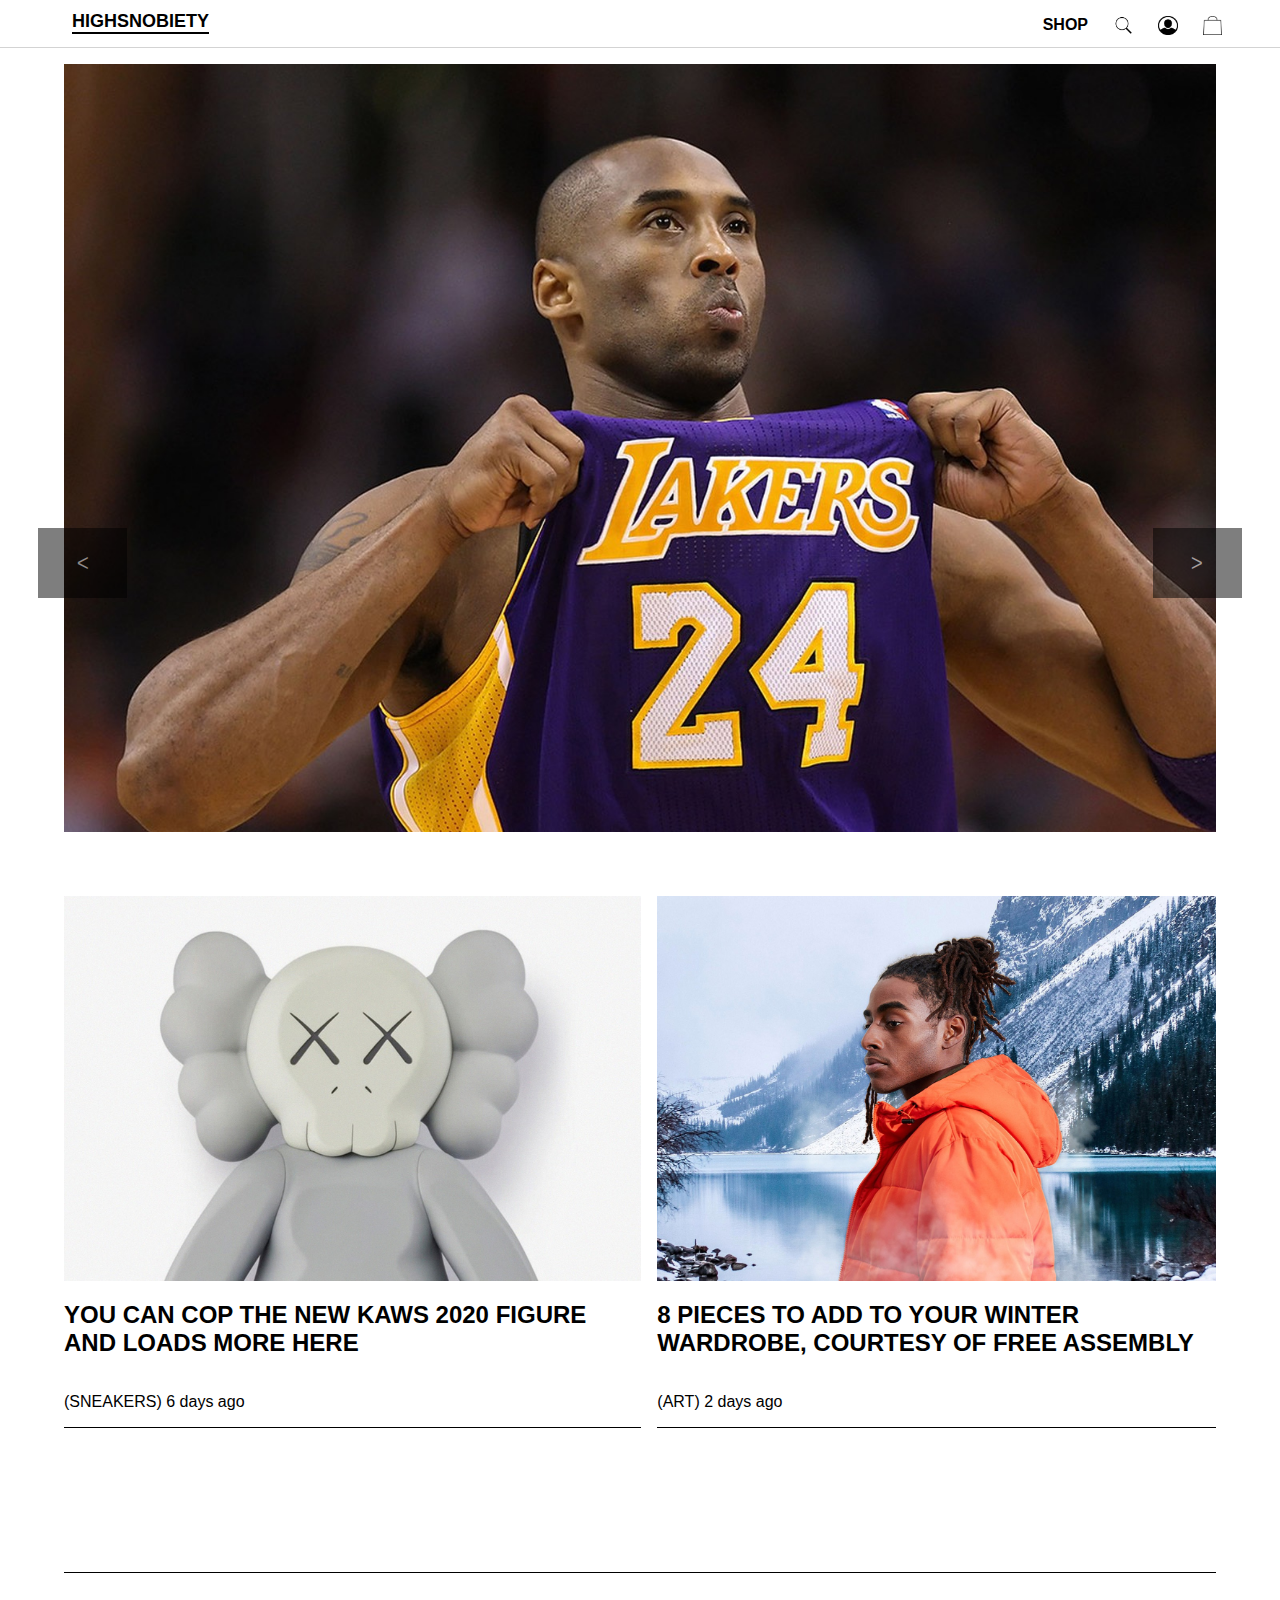
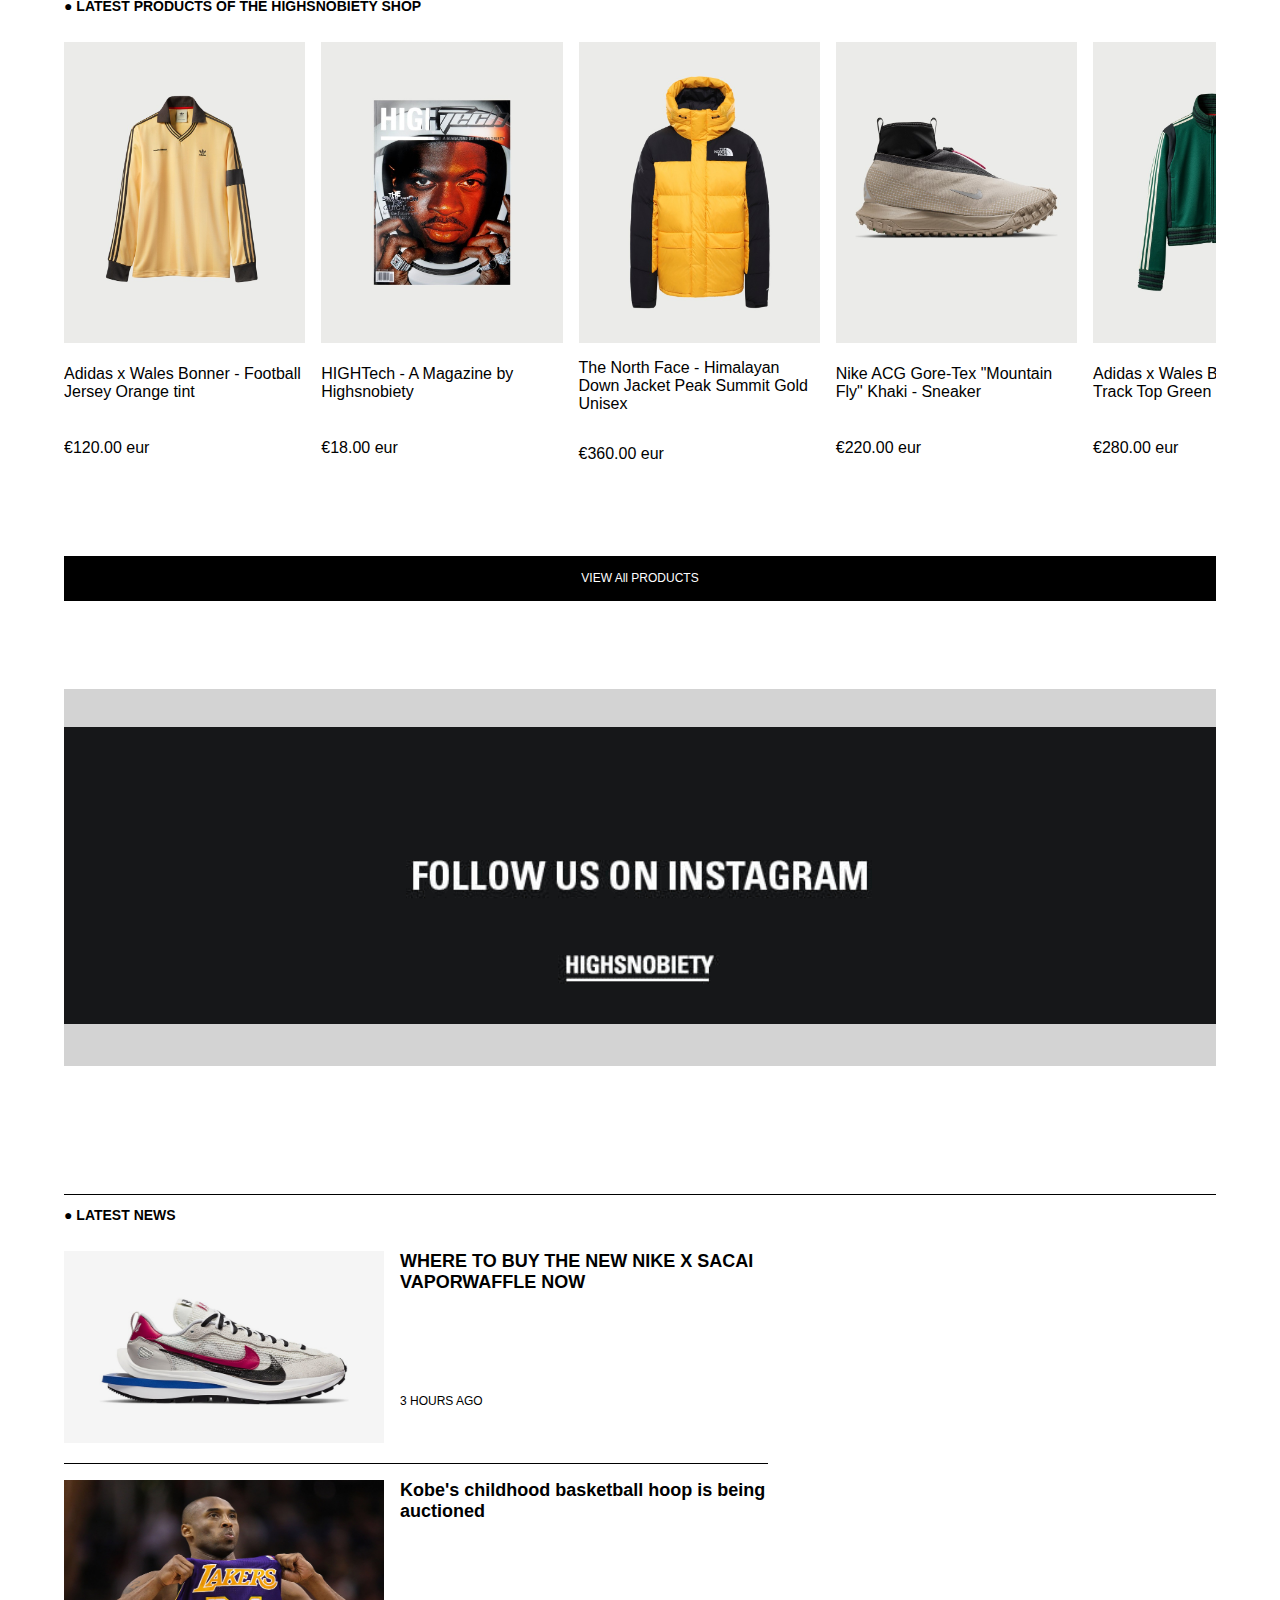
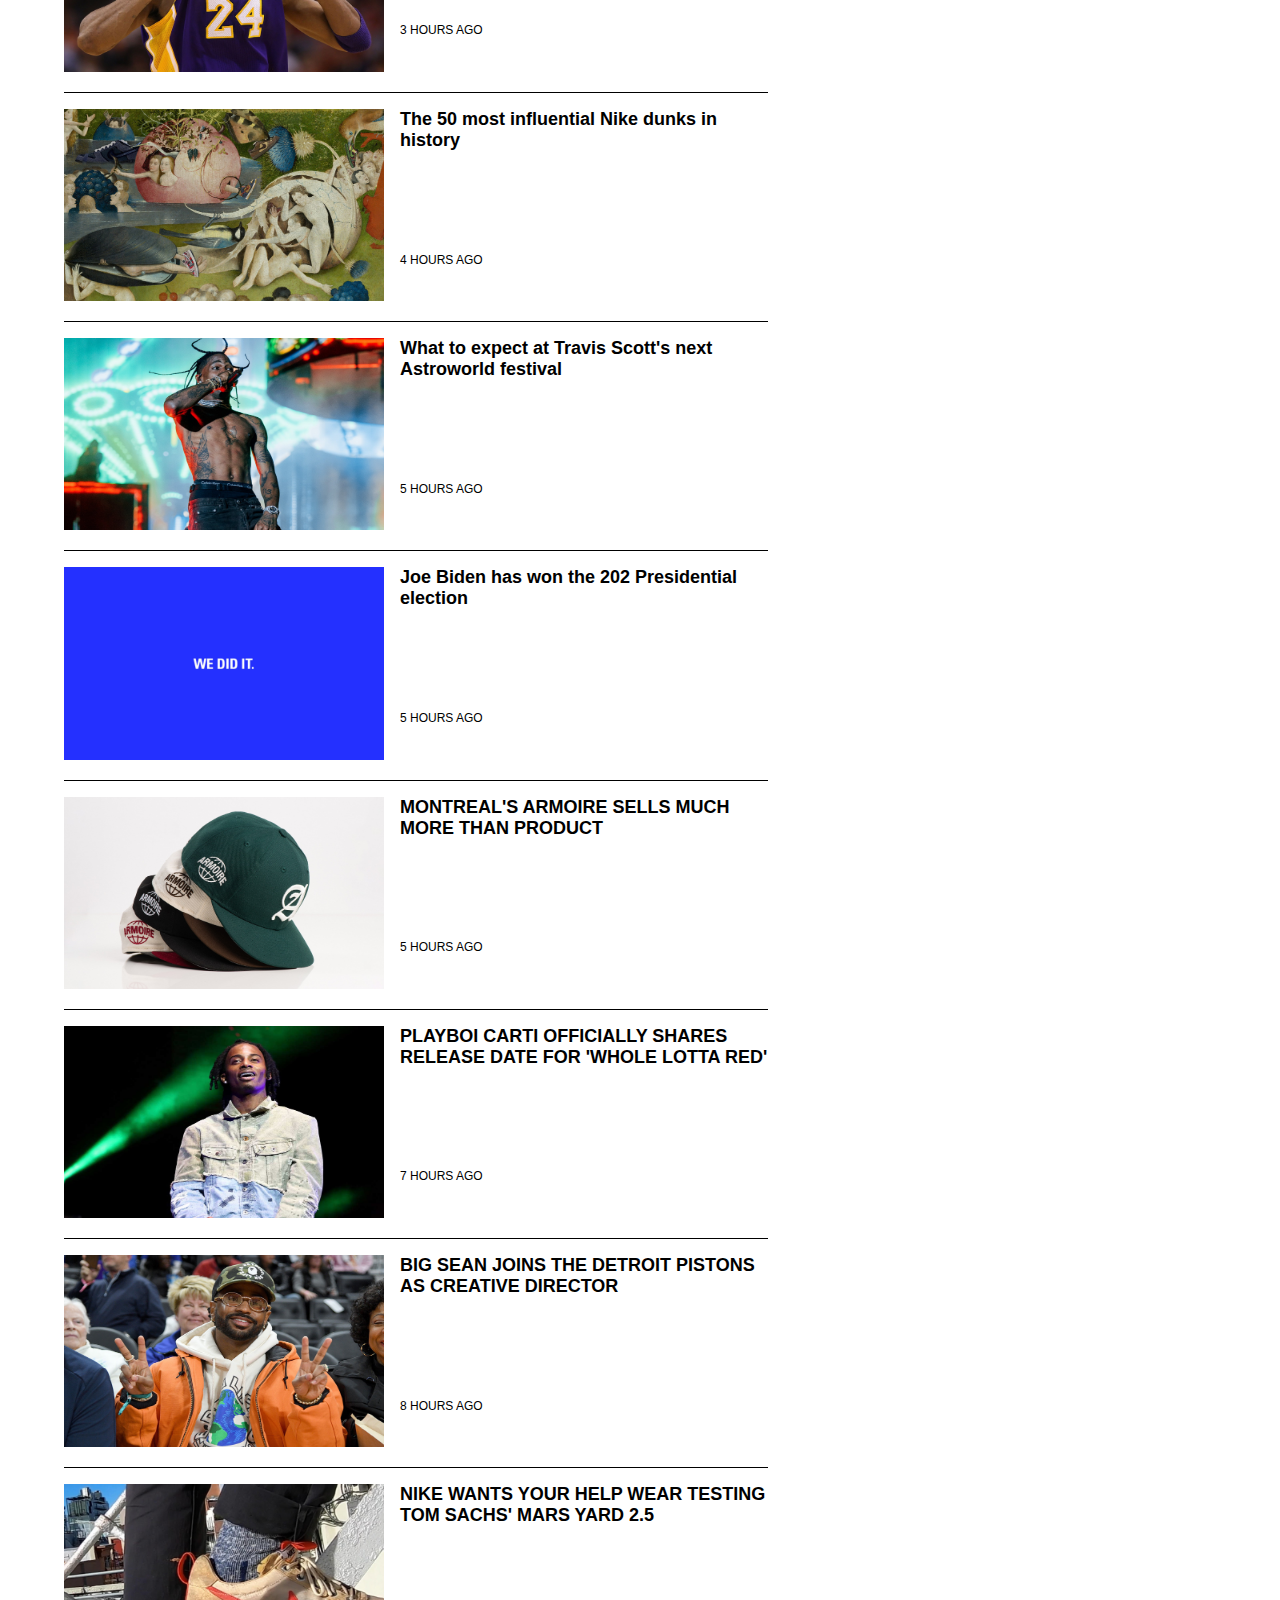
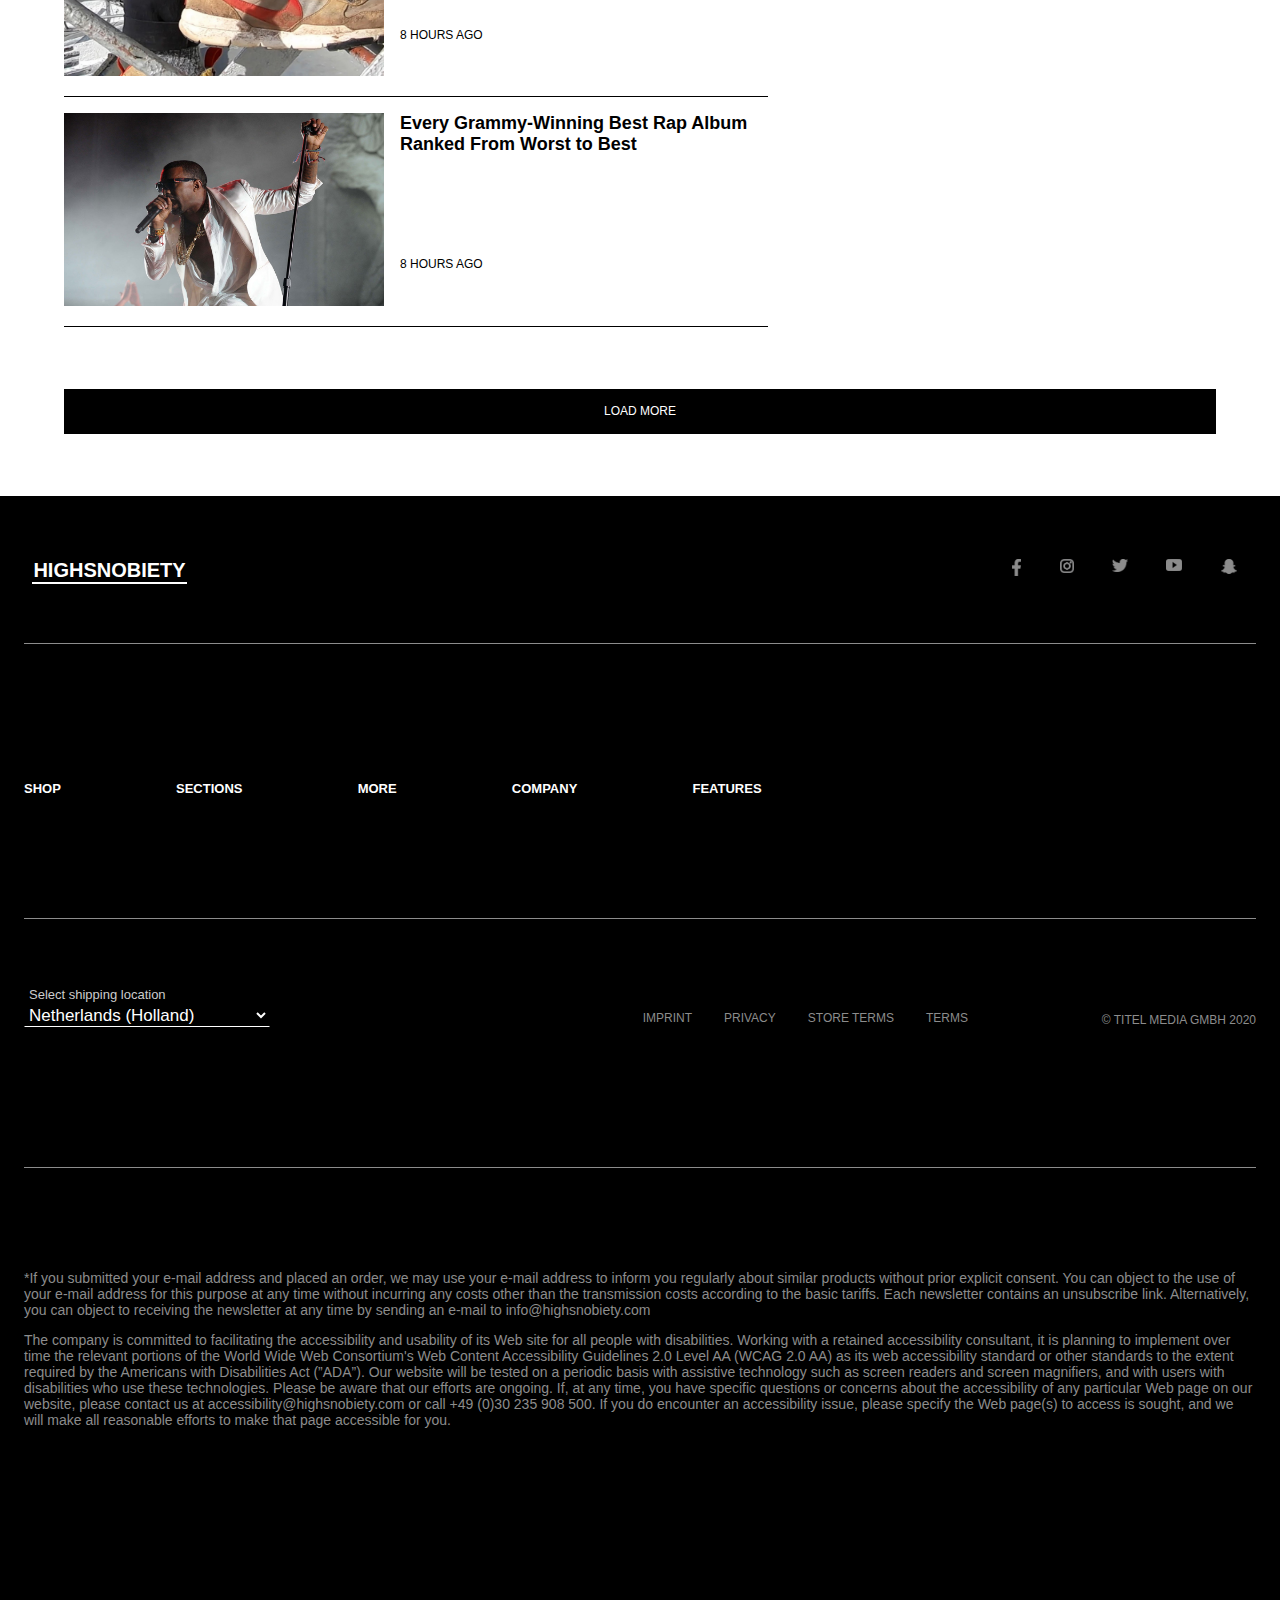
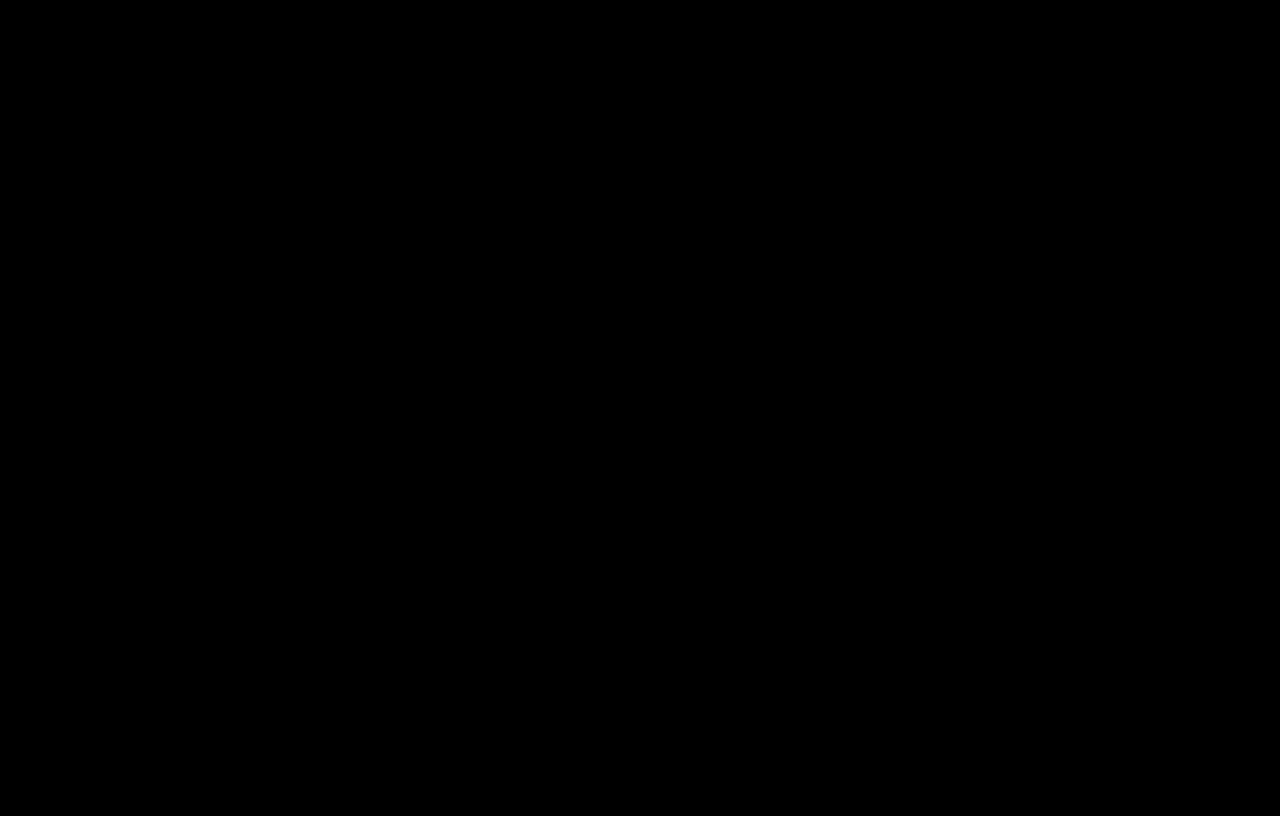
<file: index.html>
<!doctype html>
<html lang="nl">

<head>
	<meta charset="UTF-8">
	<meta name="author" content="jouw naam">
	<meta name="viewport" content="width=device-width, initial-scale=1">

	<title>Home pagina</title>

	<link href="styles/style.css" rel="stylesheet">
</head>

<body>
	<header>
		<nav>
			<ul>
				<li id="hamburger">&#9776;</li>
				<li> <a id="highsnobiety" href="">HIGHSNOBIETY</a></li>
				<li id="shop"><a href="#">SHOP</a></li>
        <li id="zoek" > <a href="#"> <img src="images/zoek.webp" alt=""> </a> </li>
        <li id="acount" > <a href=""> <img src="images/acount.png" alt=""> </a> </li>
        <li id="winkelwagen" > <a href="#"> <img src="images/shop.png" alt=""> </a> </li>
			</ul>
			<form action="index.html" method="post">
			<a href="#">&#10005;</a>
			<p id="highsnobiety">HIGHSNOBIETY</p>
			<ul>
				<li><a href="#"></a>SHOP</li>
				<li><a href="#"></a>LATEST</li>
				<li><a href="#"></a>BLACK LIVES MATTER</li>
				<li><a href="#"></a>STYLE</li>
				<li><a href="#"></a>SNEAKERS</li>
				<li><a href="#"></a>FALL FITS</li>
			</ul>
			<p>NEWSLETTER SIGN UP</p>
			<ul >
				<li><img src="images/facebook.png" alt="facebook logo" width="9px" height=""="15px"></li>
				<li><img src="images/yt.png" alt="instagram logo" width="14px" height="14px"></li>
				<li><img src="images/twitter.png" alt="twitter logo" width="16px" height="13px"></li>
				<li><img src="images/insta.png" alt="youtube logo" width="16px" height="12px"></li>
				<li><img src="images/snappng.png" alt="snapchat logo" width="16px" height="15px"></li>
			</ul>
			</form>
		</nav>
	</header>
	<main>

		<div class="">
			<div class="">
				<p id="left" >&#5176;</p>
				<p id="right">&#5171;</p>
				<div class="">
					<img src="images/kobeBryant.jpg" alt="Kobe Bryant tijdens een basketball wedstrijd">
					<h2>8 PIECES TO ADD TO YOUR WINTER WARDROBE, COURTESY OF FREE ASSEMBLY</h2>
					<p>(ART) 2 days ago</p>
				</div>
				<div class="">
					<img src="images/playstation.jpg" alt="een nike schoen in samenwerking met Sony Playstation">
					<h2>8 PIECES TO ADD TO YOUR WINTER WARDROBE, COURTESY OF FREE ASSEMBLY</h2>
					<p>(ART) 2 days ago</p>
				</div>
				<div class="">
					<img src="images/travisScott.jpg" alt="Travis Scott (artiest) met ontbloot bovenloichaam tijdens een optreden">
					<h2>8 PIECES TO ADD TO YOUR WINTER WARDROBE, COURTESY OF FREE ASSEMBLY</h2>
					<p>(ART) 2 days ago</p>
				</div>
				<div class="">
					<img src="images/banksy.jpg" alt="Een muur die is beschilderd met graffiti">
					<h2>8 PIECES TO ADD TO YOUR WINTER WARDROBE, COURTESY OF FREE ASSEMBLY</h2>
					<p>(ART) 2 days ago</p>
				</div>
			</div>
		</div>

		<div class="">
			<article class="home">
				<img src="images/kaws.jpg" alt="Een poppetje van kaws in de kleur grijs">
				<h2>YOU CAN COP THE NEW KAWS 2020 FIGURE AND LOADS MORE HERE</h2>
				<p>(SNEAKERS) 6 days ago</p>
			</article>
			<article class="home">
				<img src="images/Orange.jpg" alt="Een man met een oranje jas in een sneeuwgebied">
				<h2>8 PIECES TO ADD TO YOUR WINTER WARDROBE, COURTESY OF FREE ASSEMBLY</h2>
				<p>(ART) 2 days ago</p>
			</article>
		</div>

		<h2> &#9679; LATEST PRODUCTS OF THE HIGHSNOBIETY SHOP</h2>

		<section class="">
			<article class="">
				<img src="images/Polo.jpg" alt="Een gele Adidas Jersey">
				<p>Adidas x Wales Bonner - Football Jersey Orange tint</p>
				<p>&euro;120.00 eur</p>
			</article>
			<article class="">
				<img src="images/Nasx.jpg" alt="Een magazine met een rapper op de voorkant">
				<p>HIGHTech - A Magazine by Highsnobiety</p>
				<p>&euro;18.00 eur</p>
			</article>
			<article class="">
				<img src="images/ntf.jpg" alt="Een gele The North Face winterjas">
				<p>The North Face - Himalayan Down Jacket Peak Summit Gold Unisex</p>
				<p>&euro;360.00 eur</p>
			</article>
			<article class="">
				<img src="images/acg.jpg" alt="Beige Nike schoenen met een zwarte bovenkant">
				<p>Nike ACG Gore-Tex "Mountain Fly" Khaki - Sneaker</p>
				<p>&euro;220.00 eur</p>
			</article>
			<article class="">
				<img src="images/vest.jpg" alt="Een groen Adidas jasje">
				<p>Adidas x Wales Bonner - lovers Track Top Green</p>
				<p>&euro;280.00 eur</p>
			</article>
		</section>
		<button type="button" name="button">VIEW All PRODUCTS</button>

		<div class="">
			<img src="images/pr.gif" alt="Een reclame gifje die oproept om Highsnobiety te volgen op Instagram">
		</div>

		<section>
			<h2>&#9679; LATEST NEWS</h2>
			<article class="">
				<div class="">
					<a href="detail.pagina.html"><img src="images/vaporwaffle.jpg" alt="Een foto van een oranje lage nike schoen"></a>
				</div>
				<div class="">
					 <a href="detail.pagina.html"><h4>WHERE TO BUY THE NEW NIKE X SACAI VAPORWAFFLE NOW</h4></a>
					<p>3 HOURS AGO</p>
				</div>
			</article>
			<article class="">
				<div class="">
					<img src="images/kobeBryant.jpg" alt="Kobe Bryant tijdens een basketball wedstrijd">
				</div>
				<div class="">
					<h4>Kobe's childhood basketball hoop is being auctioned</h4>
					<p>3 HOURS AGO</p>
				</div>
			</article>
			<article class="">
				<div class="">
					<img src="images/dunkHistory.jpg" alt="Een schilderij met naakte mensen die Nike schoenen dragen">
				</div>
				<div class="">
					<h4>The 50 most influential Nike dunks in history</h4>
					<p>4 HOURS AGO</p>
				</div>
			</article>
			<article class="">
				<div class="">
					<img src="images/travisScott.jpg" alt="Travis Scott (artiest) met ontbloot bovenloichaam tijdens een optreden">
				</div>
				<div class="">
					<h4>What to expect at Travis Scott's next Astroworld festival</h4>
					<p>5 HOURS AGO</p>
				</div>
			</article>
			<article class="">
				<div class="">
					<img src="images/joeBiden.jpg" alt="'we dit it' geschreven op een blauwe achtergrond">
				</div>
				<div class="">
					<h4> Joe Biden has won the 202 Presidential election</h4>
					<p>5 HOURS AGO</p>
				</div>
			</article>
			<article class="">
				<div class="">
					<img src="images/armoire.jpg" alt="4 petten die zijn opgestapeld">
				</div>
				<div class="">
					<h4>MONTREAL'S ARMOIRE SELLS MUCH MORE THAN PRODUCT</h4>
					<p>5 HOURS AGO</p>
				</div>
			</article>
			<article class="">
				<div class="">
					<img src="images/playboi.jpg" alt="Playboi Carti (artiest) op een podium tijdens een optreden.">
				</div>
				<div class="">
					<h4>PLAYBOI CARTI OFFICIALLY SHARES RELEASE DATE FOR 'WHOLE LOTTA RED'</h4>
					<p>7 HOURS AGO</p>
				</div>
			</article>
			<article class="">
				<div class="">
					<img src="images/sean.jpg" alt="Big Sean (artiest) in het publiek die met beide handen een peace teken vormt">
				</div>
				<div class="">
					<h4>BIG SEAN JOINS THE DETROIT PISTONS AS CREATIVE DIRECTOR</h4>
					<p>8 HOURS AGO</p>
				</div>
			</article>
			<article class="">
				<div class="">
					<img src="images/sachs.jpg" alt="Close up foto van schoenen die zijn beschadigd">
				</div>
				<div class="">
					<h4>NIKE WANTS YOUR HELP WEAR TESTING TOM SACHS' MARS YARD 2.5</h4>
					<p>8 HOURS AGO</p>
				</div>
			</article>
			<article class="">
				<div class="">
					<img src="images/kanye.jpg" alt="Kanye west (artiest) aan het zingen tijdens een optreden">
				</div>
				<div class="">
					<h4>Every Grammy-Winning Best Rap Album Ranked From Worst to Best</h4>
					<p>8 HOURS AGO</p>
				</div>
			</article>
		</section>
		<button type="button" name="button">LOAD MORE</button>
	</main>
	<footer>
		<ul >
			<li><a id="highsnobiety2" href="index.html">HIGHSNOBIETY</a></li>
			<li><img src="images/facebook.png" alt="Facebook logo" width="9px" height=""="15px"></li>
			<li><img src="images/yt.png" alt="Instagram logo" width="14px" height="14px"></li>
			<li><img src="images/twitter.png" alt="Twitter logo" width="16px" height="13px"></li>
			<li><img src="images/insta.png" alt="Youtube logo" width="16px" height="12px"></li>
			<li><img src="images/snappng.png" alt="Snapchat logo" width="16px" height="15px"></li>
		</ul>
    <nav>
      <ul>

        <li><a href="#">SHOP</a><p id="plus">&#43;</p></li>

        <li><a href="#">SECTIONS</a><p id="plus">&#43;</p></li>

        <li><a href="#">MORE</a><p id="plus">&#43;</p></li>

        <li><a href="#">COMPANY</a><p id="plus">&#43;</p></li>

        <li><a href="#">FEATURES</a><p id="plus">&#43;</p></li>

      </ul>
    </nav>

		<h6>Select shipping location</h6>
		<select class="select" name="">
      <option disabled selected>Netherlands (Holland)</option>
      <option value="">France</option>
      <option value="">Belgium</option>
      <option value="">Spain</option>
      <option value="">Portugal</option>
      <option value="">Italy</option>
      <option value="">Germany</option>
    </select>
    <ul>
      <li><a href="#">IMPRINT</a></li>
      <li><a href="#">PRIVACY</a></li>
      <li><a href="#">STORE TERMS</a></li>
      <li><a href="#">TERMS</a></li>
    </ul>
    <p id="copyright">© TITEL MEDIA GMBH 2020</p>
    <p>*If you submitted your e-mail address and placed an order, we may use your e-mail address to inform you regularly
      about similar products without prior explicit consent. You can object to the use of your e-mail address for this purpose
      at any time without incurring any costs other than the transmission costs according to the basic tariffs.
      Each newsletter contains an unsubscribe link. Alternatively, you can object to receiving the newsletter at
      any time by sending an e-mail to info@highsnobiety.com</p>
    <p>The company is committed to facilitating the accessibility and usability of its Web site for all people with
      disabilities. Working with a retained accessibility consultant, it is planning to implement over time the relevant
      portions of the World Wide Web Consortium's Web Content Accessibility Guidelines 2.0 Level AA (WCAG 2.0 AA)
      as its web accessibility standard or other standards to the extent required by the Americans with Disabilities Act (”ADA”).
      Our website will be tested on a periodic basis with assistive technology such as screen readers and screen magnifiers,
      and with users with disabilities who use these technologies. Please be aware that our efforts are ongoing.
      If, at any time, you have specific questions or concerns about the accessibility of any particular Web page on our website,
      please contact us at accessibility@highsnobiety.com or call +49 (0)30 235 908 500. If you do encounter an accessibility issue,
      please specify the Web page(s) to access is sought, and we will make all reasonable efforts to make that page accessible for you.</p>
  </footer>
	<script src="scripts/script.js"></script>
</body>

</html>
</file>
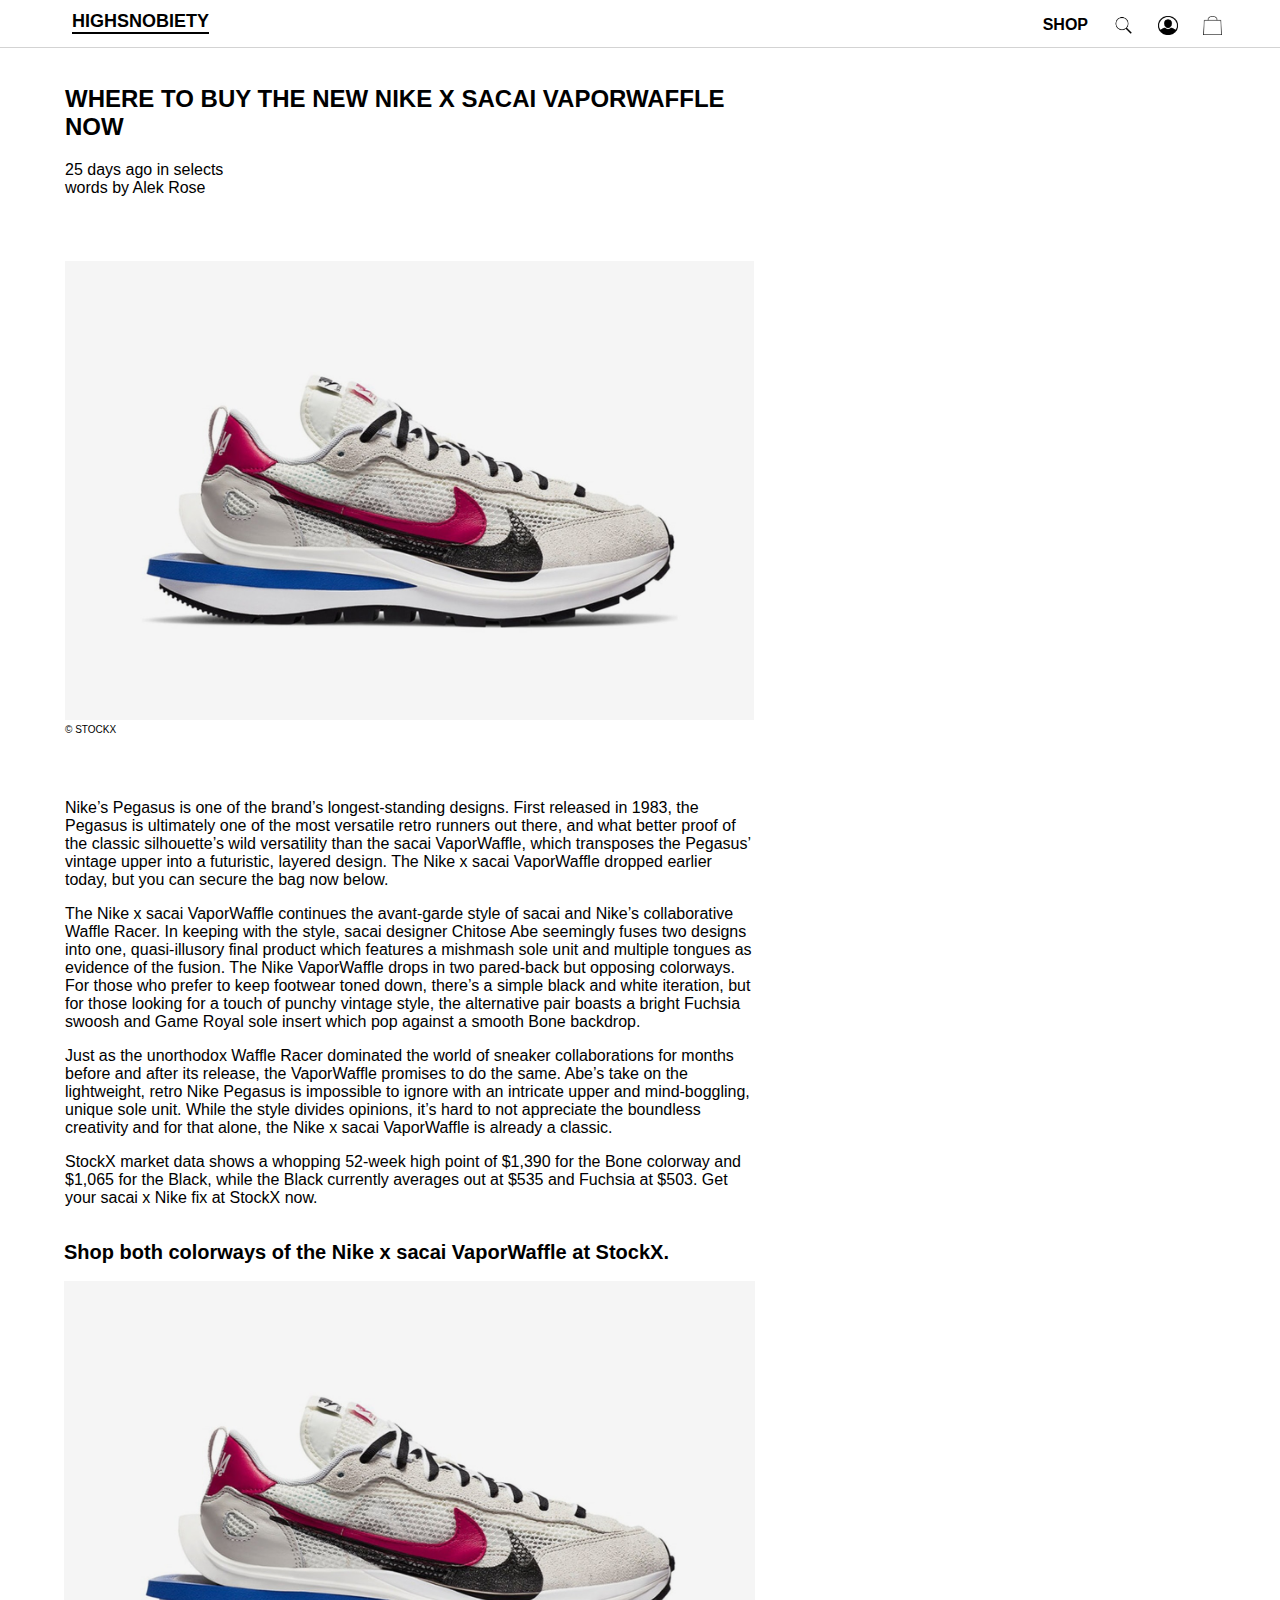
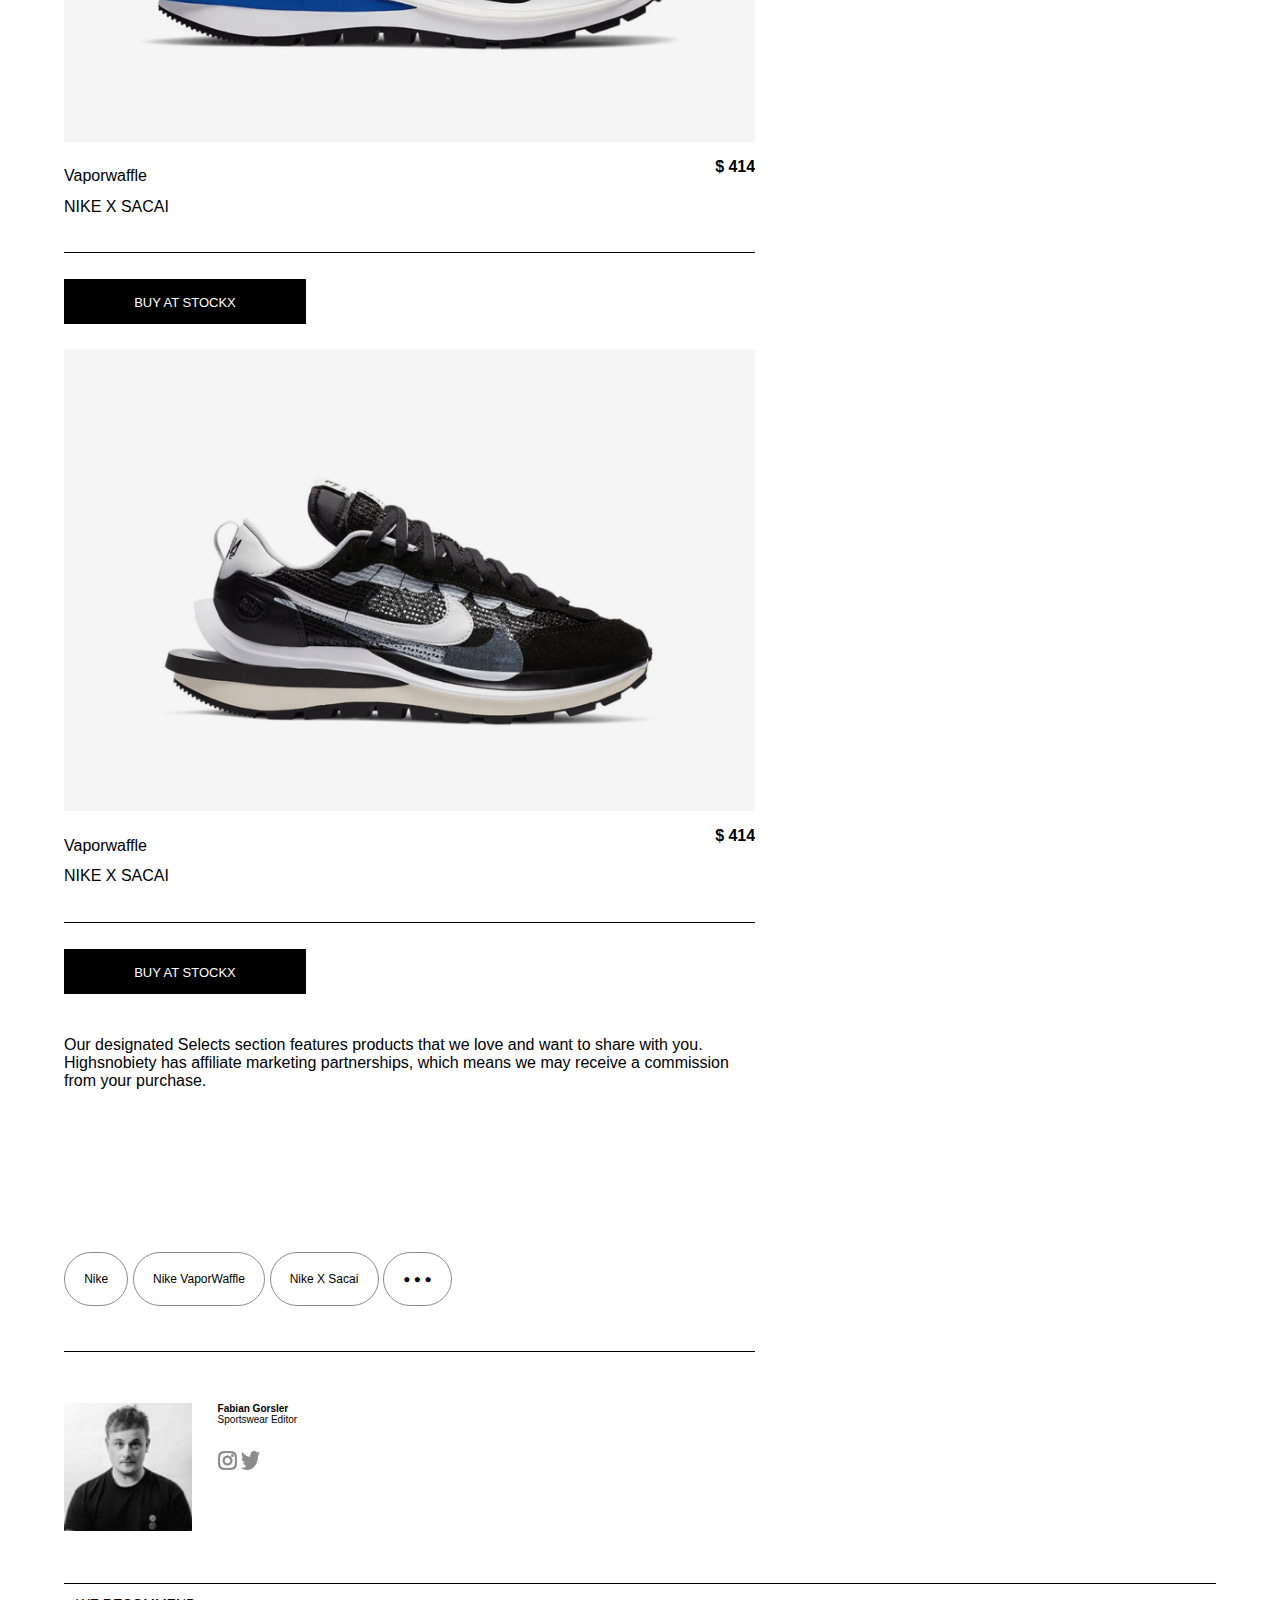
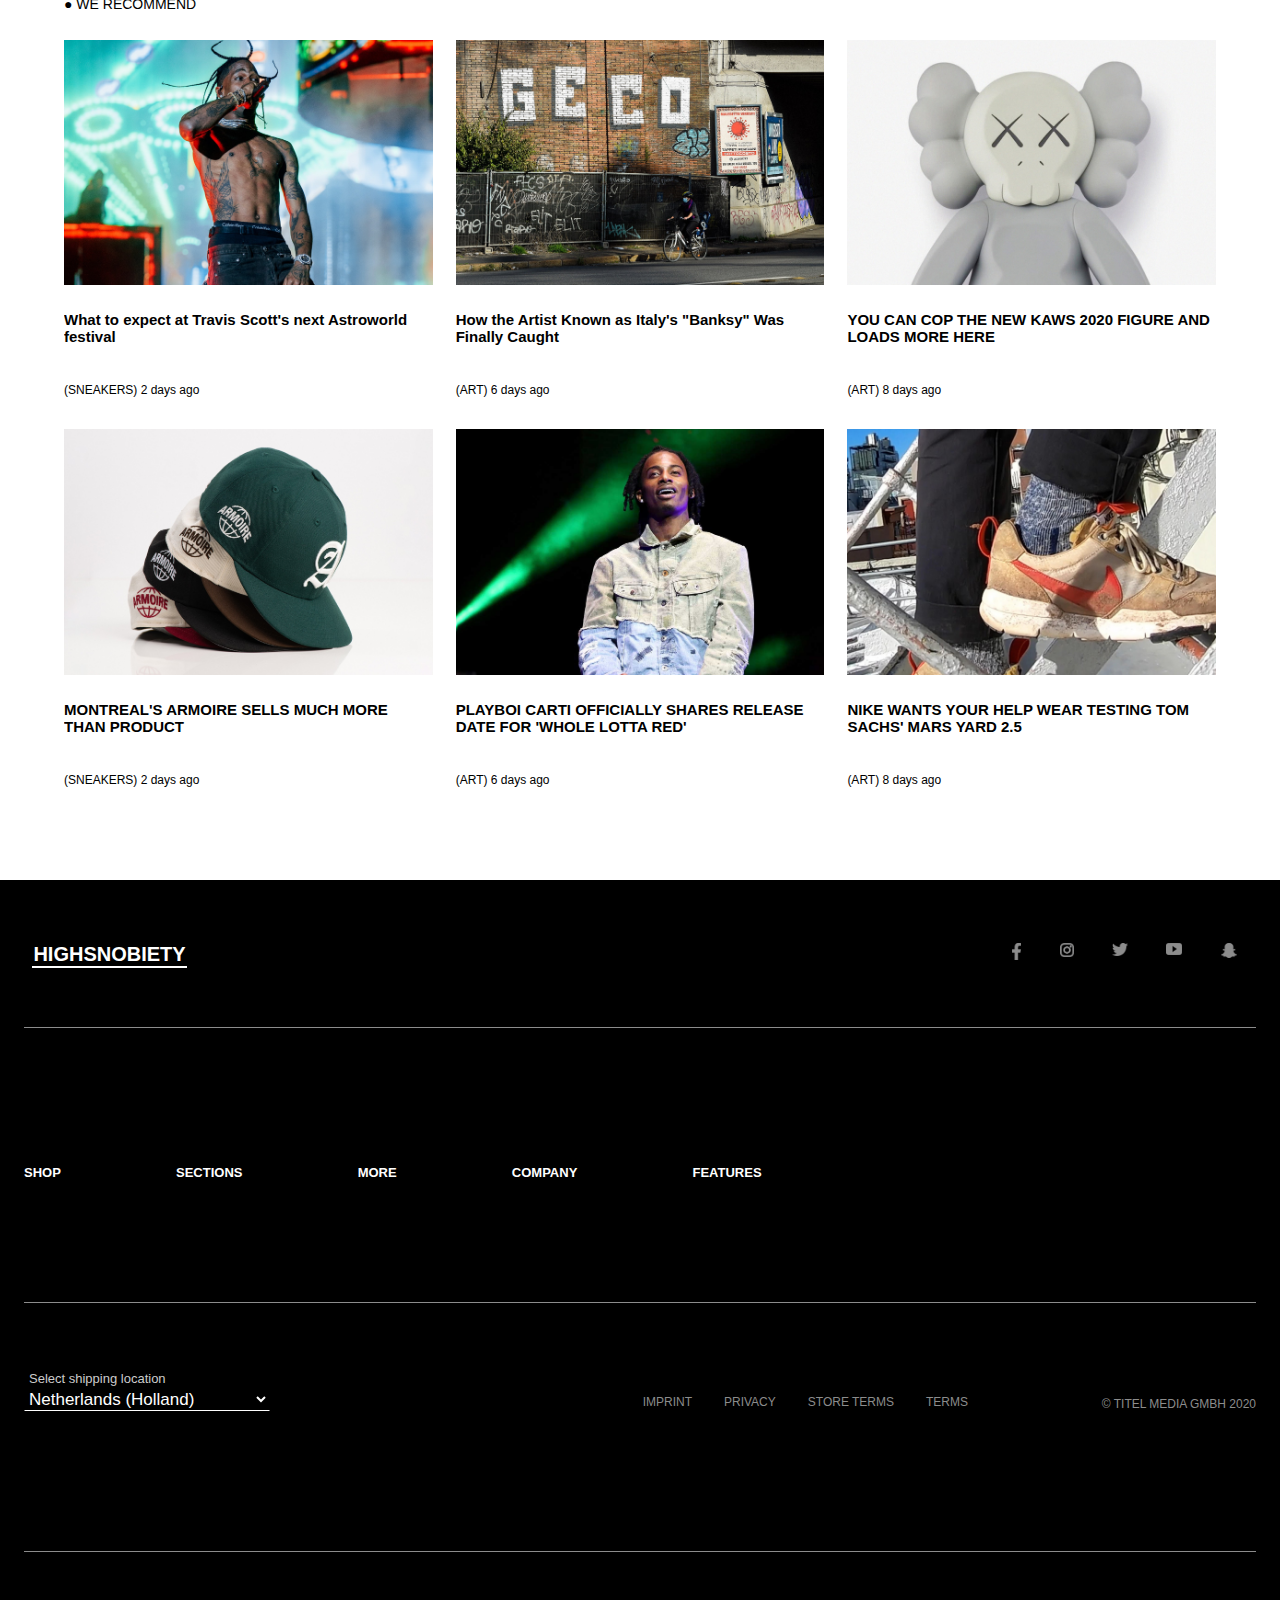
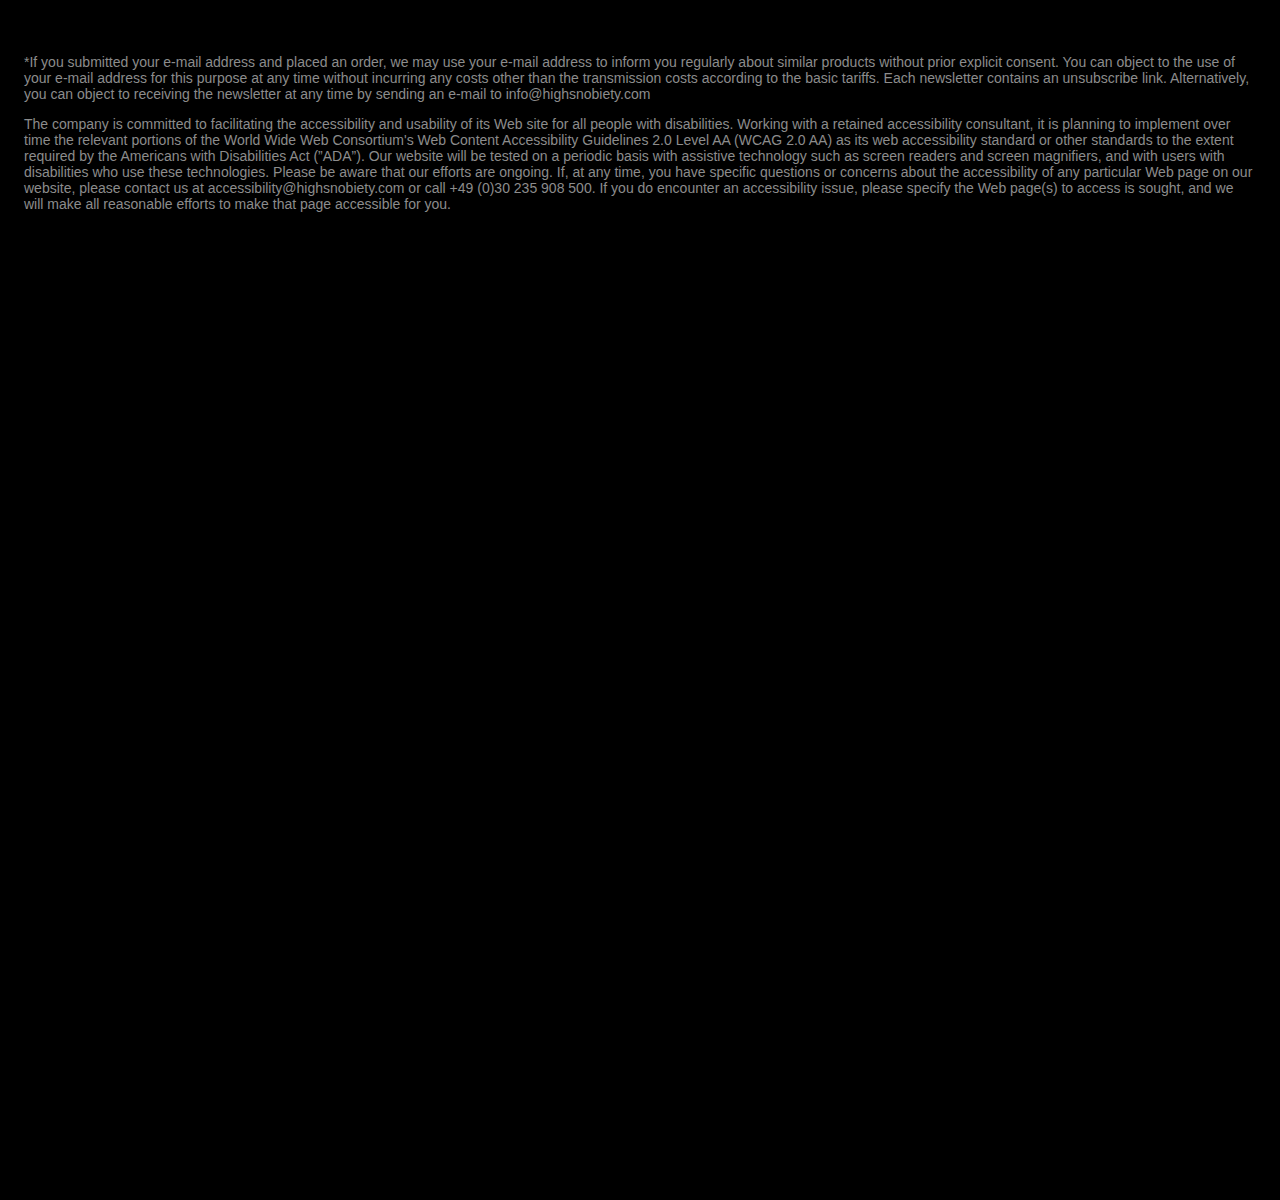
<file: detail.pagina.html>
<!DOCTYPE html>
<html lang="en">
<head>
  <meta charset="UTF-8">
  <meta name="viewport" content="width=device-width, initial-scale=1.0">
  <meta http-equiv="X-UA-Compatible" content="ie=edge">

  <title>Detail pagina</title>

  <link href="styles/style.css" rel="stylesheet">
</head>
<body>
  <header>
		<nav>
			<ul>
				<li id="hamburger">&#9776;</li>
				<li> <a id="highsnobiety" href="index.html">HIGHSNOBIETY</a></li>
				<li id="shop"><a href="#">SHOP</a></li>
        <li id="zoek" > <a href="#"> <img src="images/zoek.webp" alt=""> </a> </li>
        <li id="acount" > <a href=""> <img src="images/acount.png" alt=""> </a> </li>
        <li id="winkelwagen" > <a href="#"> <img src="images/shop.png" alt=""> </a> </li>
			</ul>
			<form action="index.html" method="post">
			<a href="#">&#10005;</a>
			<p id="highsnobiety">HIGHSNOBIETY</p>
			<ul>
				<li><a href="#"></a>SHOP</li>
				<li><a href="#"></a>LATEST</li>
				<li><a href="#"></a>BLACK LIVES MATTER</li>
				<li><a href="#"></a>STYLE</li>
				<li><a href="#"></a>SNEAKERS</li>
				<li><a href="#"></a>FALL FITS</li>
			</ul>
			<p>NEWSLETTER SIGN UP</p>
			<ul >
				<li><img src="images/facebook.png" alt="facebook logo" width="9px" height=""="15px"></li>
				<li><img src="images/yt.png" alt="instagram logo" width="14px" height="14px"></li>
				<li><img src="images/twitter.png" alt="twitter logo" width="16px" height="13px"></li>
				<li><img src="images/insta.png" alt="youtube logo" width="16px" height="12px"></li>
				<li><img src="images/snappng.png" alt="snapchat logo" width="16px" height="15px"></li>
			</ul>
			</form>
		</nav>
	</header>

  <main>


        <article id="sacai">
          <h2>WHERE TO BUY THE NEW NIKE X SACAI VAPORWAFFLE NOW</h2>
          <p>25 days ago in selects</p>
          <p>words by Alek Rose</p>
          <img id="vaporwaffle" src="images/vaporwaffle.jpg" alt="Foto van de vaperwaffle, deze schoen heeft de kleuren wit, rood, blauw, zwart.">
          <p>© STOCKX</p>
          <p>Nike’s Pegasus is one of the brand’s longest-standing designs. First released in 1983,
            the Pegasus is ultimately one of the most versatile retro runners out there, and what better
            proof of the classic silhouette’s wild versatility than the sacai VaporWaffle,
            which transposes the Pegasus’ vintage upper into a futuristic, layered design.
            The Nike x sacai VaporWaffle dropped earlier today, but you can secure the bag now below.</p>
          <p>The Nike x sacai VaporWaffle continues the avant-garde style of sacai and Nike’s collaborative Waffle Racer.
            In keeping with the style, sacai designer Chitose Abe seemingly fuses two designs into one,
            quasi-illusory final product which features a mishmash sole unit and multiple tongues as evidence of the fusion.
            The Nike VaporWaffle drops in two pared-back but opposing colorways. For those who prefer to keep footwear toned down,
            there’s a simple black and white iteration, but for those looking for a touch of punchy vintage style,
            the alternative pair boasts a bright Fuchsia swoosh and Game Royal sole insert which pop against a smooth Bone backdrop.</p>
          <p>Just as the unorthodox Waffle Racer dominated the world of sneaker collaborations for months before and after its release,
            the VaporWaffle promises to do the same. Abe’s take on the lightweight, retro Nike Pegasus is impossible
            to ignore with an intricate upper and mind-boggling, unique sole unit. While the style divides opinions,
            it’s hard to not appreciate the boundless creativity and for that alone, the Nike x sacai VaporWaffle is already a classic.</p>
          <p>StockX market data shows a whopping 52-week high point of $1,390 for the Bone colorway and $1,065 for the Black, while the Black
            currently averages out at $535 and Fuchsia at $503. Get your sacai x Nike fix at StockX now.</p>
        </article>
        <section id="sacaiPictures" >
          <h2>Shop both colorways of the Nike x sacai VaporWaffle at StockX.</h2>
          <img src="images/vaporwaffle.jpg" alt="Foto van de vaperwaffle, deze schoen heeft de kleuren wit, rood, blauw, zwart.">
            <div id="sacaiInfo">
              <p>Vaporwaffle</p>
              <p>NIKE X SACAI</p>
            </div>
            <div id="sacaiInfo2">
              <p>&#36; 414</p>
            </div>
          <button type="button" name="button">BUY AT STOCKX</button>
          <img src="images/vaporwaffle2.jpeg" alt="Foto van de vaperwaffle, deze schoen heeft de kleuren wit en zwart.">
            <div id="sacaiInfo">
              <p>Vaporwaffle</p>
              <p>NIKE X SACAI</p>
            </div>
            <div id="sacaiInfo2">
              <p>&#36; 414</p>
            </div>
          <button type="button" name="button">BUY AT STOCKX</button>
          <p>Our designated Selects section features products that we love and want to share with you.
            Highsnobiety has affiliate marketing partnerships, which means we may receive a commission from your purchase.</p>
          <ul>
            <li><a href="#">Nike</a></li>
            <li><a href="#">Nike VaporWaffle</a></li>
            <li><a href="#">Nike X Sacai</a></li>
            <li><a href="#">&#9679; &#9679; &#9679;</a></li>
          </ul>
          <div id="fabian" >
            <img src="images/fabian.jpg" alt="een portret van degene die het artikel heeft geschreven">
            <div class="">
              <p>Fabian Gorsler</p>
              <p>Sportswear Editor</p>
              <img src="images/yt.png" alt="Instagram logo">
              <img src="images/twitter.png" alt="Twitter logo">
            </div>
          </div>
        </section>


        <!-- <section id="highlights" >
          <h2> &#9679; highlights</h2>
          <article class="">
            <img src="images/travisScott.jpg" alt="Travis Scott (artiest) met ontbloot bovenloichaam tijdens een optreden" >
            <h3>What to expect at Travis Scott's next Astroworld festival</h3>
          </article>
          <article class="">
            <img src="images/banksy.jpg" alt="Een muur die is beschilderd met graffiti" >
            <h3>How the Artist Known as Italy's "Banksy" Was Finally Caught</h3>
          </article>
          <article class="">
            <img src="images/kaws.jpg" alt="Een poppetje van kaws in de kleur grijs">
            <h3>You Can Cop The New KAWS 2020 Figure And Loads More</h3>
          </article>
          <article class="">
            <img src="images/armoire.jpg" alt="4 petten die zijn opgestapeld." >
            <h3>Montreal's ARMOIRE Sells Much More Than Product</h3>
          </article>
          <article class="">
            <img src="images/playboi.jpg" alt="Playboi Carti (artiest) op een podium tijdens een optreden." >
            <h3>PLAYBOI CARTI Officialy Shares Release Date For 'Whole Lotta Red'</h3>
          </article>
        </section> -->


    <section id="artikelDetail" >
      <h2> &#9679; WE RECOMMEND</h2>
      <article class="home">
        <img src="images/travisScott.jpg" alt="Travis Scott (artiest) met ontbloot bovenloichaam tijdens een optreden" >
        <h3>What to expect at Travis Scott's next Astroworld festival</h3>
        <p>(SNEAKERS) 2 days ago</p>
      </article>
      <article class="home">
        <img src="images/banksy.jpg" alt="Een muur die is beschilderd met graffiti" >
        <h3>How the Artist Known as Italy's "Banksy" Was Finally Caught</h3>
        <p>(ART) 6 days ago</p>
      </article>
      <article class="home">
        <img src="images/kaws.jpg" alt="Een poppetje van kaws in de kleur grijs">
        <h3>YOU CAN COP THE NEW KAWS 2020 FIGURE AND LOADS MORE HERE</h3>
        <p>(ART) 8 days ago</p>
      </article>
      <article class="home">
        <img src="images/armoire.jpg" alt="4 petten die zijn opgestapeld." >
        <h3>MONTREAL'S ARMOIRE SELLS MUCH MORE THAN PRODUCT</h3>
        <p>(SNEAKERS) 2 days ago</p>
      </article>
      <article class="home">
        <img src="images/playboi.jpg" alt="Playboi Carti (artiest) op een podium tijdens een optreden." >
        <h3>PLAYBOI CARTI OFFICIALLY SHARES RELEASE DATE FOR 'WHOLE LOTTA RED'</h3>
        <p>(ART) 6 days ago</p>
      </article>
      <article class="home">
        <img src="images/sachs.jpg" alt="Close up foto van schoenen die zijn beschadigd.">
        <h3>NIKE WANTS YOUR HELP WEAR TESTING TOM SACHS' MARS YARD 2.5</h3>
        <p>(ART) 8 days ago</p>
      </article>
    </section>

  </main>

  <footer>
		<ul >
			<li><a id="highsnobiety2" href="index.html">HIGHSNOBIETY</a></li>
			<li><img src="images/facebook.png" alt="Facebook logo" width="9px" height=""="15px"></li>
			<li><img src="images/yt.png" alt="Instagram logo" width="14px" height="14px"></li>
			<li><img src="images/twitter.png" alt="Twitter logo" width="16px" height="13px"></li>
			<li><img src="images/insta.png" alt="Youtube logo" width="16px" height="12px"></li>
			<li><img src="images/snappng.png" alt="Snapchat logo" width="16px" height="15px"></li>
		</ul>
    <nav>
      <ul>

        <li><a href="#">SHOP</a><p id="plus">&#43;</p></li>

        <li><a href="#">SECTIONS</a><p id="plus">&#43;</p></li>

        <li><a href="#">MORE</a><p id="plus">&#43;</p></li>

        <li><a href="#">COMPANY</a><p id="plus">&#43;</p></li>

        <li><a href="#">FEATURES</a><p id="plus">&#43;</p></li>

      </ul>
    </nav>

		<h6>Select shipping location</h6>
		<select class="select" name="">
      <option disabled selected>Netherlands (Holland)</option>
      <option value="">France</option>
      <option value="">Belgium</option>
      <option value="">Spain</option>
      <option value="">Portugal</option>
      <option value="">Italy</option>
      <option value="">Germany</option>
    </select>
    <ul>
      <li><a href="#">IMPRINT</a></li>
      <li><a href="#">PRIVACY</a></li>
      <li><a href="#">STORE TERMS</a></li>
      <li><a href="#">TERMS</a></li>
    </ul>
    <p id="copyright">© TITEL MEDIA GMBH 2020</p>
    <p>*If you submitted your e-mail address and placed an order, we may use your e-mail address to inform you regularly
      about similar products without prior explicit consent. You can object to the use of your e-mail address for this purpose
      at any time without incurring any costs other than the transmission costs according to the basic tariffs.
      Each newsletter contains an unsubscribe link. Alternatively, you can object to receiving the newsletter at
      any time by sending an e-mail to info@highsnobiety.com</p>
    <p>The company is committed to facilitating the accessibility and usability of its Web site for all people with
      disabilities. Working with a retained accessibility consultant, it is planning to implement over time the relevant
      portions of the World Wide Web Consortium's Web Content Accessibility Guidelines 2.0 Level AA (WCAG 2.0 AA)
      as its web accessibility standard or other standards to the extent required by the Americans with Disabilities Act (”ADA”).
      Our website will be tested on a periodic basis with assistive technology such as screen readers and screen magnifiers,
      and with users with disabilities who use these technologies. Please be aware that our efforts are ongoing.
      If, at any time, you have specific questions or concerns about the accessibility of any particular Web page on our website,
      please contact us at accessibility@highsnobiety.com or call +49 (0)30 235 908 500. If you do encounter an accessibility issue,
      please specify the Web page(s) to access is sought, and we will make all reasonable efforts to make that page accessible for you.</p>
  </footer>
</body>
</html>
</file>
<file: styles/style.css>
/* CSS Document */
*, *::after, *::before {
  box-sizing:border-box;
  text-decoration: none;
}

body {
  padding: 0;
  margin: 0;
  font-family:"helvetica";
}

/* Header (navigatie bar) */

header nav {
  position: fixed;
  font-weight: bold;
  top: 0;
  width: 100%;
  background-color: white;
  border-bottom: solid lightgrey 1px;
  z-index: 10;
  height: 3em;
}

nav {
  text-align: center;
}

nav ul {
  display: inline-flex;
  list-style: none;
  margin: 1em 0;
  padding: 0;
}

ul li {
margin: 0;
}

header nav form {
  background-color: black;
  color: white;
}

header nav form a{
  position: absolute;
  left: 1em;
  top: 1em;
  padding: auto;
}

header nav form ul {
  margin-top: 10em;
  display: block;
}

header nav form ul li{
  padding: 0.8em;
}

header nav ul li a img {
  width: 1.2em;
  height: 1.2em;
  position: absolute;
  right: 2.5vw;
  display: none;
}

#highsnobiety {
  border: solid 2px;
  border-top: hidden;
  border-left: hidden;
  border-right: hidden;
  width: auto;
}

#hamburger {
position: relative;
left: 1em;
cursor: pointer;
position: absolute;
font-weight: lighter;
}

#shop {
  display: right;
  justify-content: flex-end;
  right: 1em;
  font-size: 1em;
  position: absolute;
  right: 2.5vw;
}

header ul:nth-of-type(2) {
  display: none;
}

header ul:nth-of-type(2) li {
  padding-right: 1em;
  font-size: 0.8em;
  cursor: pointer;
}

/* Verschillende states */

button:focus {
color: blue;
}

a:focus {
color: blue;
}

header ul:nth-of-type(2) li:hover {
color: #8c8c8c;
}

button:hover {
background-color: #8c8c8c;
border-radius: 2vw;
border: solid #8c8c8c 1px;
animation: draai 1s linear;
}

a:hover {
  color: #8c8c8c;
}

main article:hover {
  text-decoration: underline;
  cursor: pointer;
  opacity: 80%;
}

#sacai:hover {
  text-decoration: none;
  opacity: 100%;
  cursor: auto;
}

ul li img:hover, #fabian div img:hover {
  animation: draai 1s linear;
  cursor: pointer;
}

section article h4:hover {
  text-decoration: underline black;
}



/* animatie */

@keyframes draai {
  0% { transform: rotate(0deg);}
  25% {transform: rotate(90deg);}
  50% {transform: rotate(180deg);}
  75% {transform: rotate(270deg);}
  100% {transform: rotate(360deg);}
}

main>section article {
  border-bottom: solid black 1px;
}

main>div>div {
  display: flex;
  flex-wrap: nowrap;
  overflow-x: scroll;
  width: 100vw;
  height: auto;
  margin: 0;
  padding: 0;
}

main>div>div>div {
  border-bottom: solid black 1px;
  margin: 0 0 3vw 0;
}

main>div>div img {
  width: 100vw;
  height: auto;
}

#left {
  position: absolute;
  padding: 2vw 3vw;
  left: 3vw;
  top: 40vw;
  color: white;
  background-color: black;
  opacity: 50%
}

#right {
  position: absolute;
  padding: 2vw 3vw;
  right: 3vw;
  top: 40vw;
  color: white;
  background-color: black;
  opacity: 50%
}

header nav form ul:last-of-type{
  display: flex;
  flex-direction: row;
  justify-content: center;
  margin: 0;
  padding: 0;
}

header nav form p {
  display: inline-block;
}

header nav form p:last-of-type {
  padding: 10em 0 0 0;
  margin-bottom: 0;
}

header nav form ul img {
  text-align: center;
  color: white;
  margin: 0;
}

header a {
  text-decoration: none;
  color: black;
}


section img {
  text-align: center;
  margin-left: auto;
  margin-right: auto;
}

#sacai img:first-of-type {
  width: 100%;
}

main {
width: 95vw;
margin: auto;
margin-top: 4em;
overflow: hidden;
}

main section img {
  width: 100%;
  height: auto;
}

button {
  background: black;
  color: white;
  border: solid black;
  width: 100%;
  padding: 1em;
  font-size: 2vw;
}

main>section p:last-of-type{
  margin-bottom: 4vw;
}

div article:nth-of-type(1) {
  margin-right: 1em;
  text-align: left;
}

#sacai {
  border: solid white 1px;
}

#sacai p:first-of-type, #sacai p:nth-of-type(2) {
  margin: 0;
  padding: 0;
}

#sacai p:nth-of-type(2) {
  margin-bottom: 5vw;
}

 #sacai p:nth-of-type(3) {
   font-size: 10px;
   margin: 0 0 5vw 0;
 }

.tags a {
  border: solid black 0.10em;
  border-radius: 5vw;
  padding: 3vw;
  border-color: #8c8c8c;
  font-size: 3vw;
}

section article h4 {
  color: black;
}


.tags ul li {
  list-style: none;
  display: inline;
}

.tags {
  margin-left: -2.5em;
  padding: 4vw 0;
}

#copyright {
  color: white;
  text-align: center;
}

.home img {
  height: auto;
  width: 100%;
}

button {
  margin: 2em 0;
}

main>section:last-of-type p{
  padding: 5vw 0 0 0;
  margin-bottom: 0;
  font-size: 12px;
}

.home article {
  display: flex;
  flex-direction: row;
  flex-wrap: wrap;
  justify-content: flex-start;
}

.home article h4 {
  font-size: 3vw;
}

.home article p {
  font-size: 2vw;
}

.foto {
  width: 40%;
}

.tekst {
  width: 60%;
  padding-left: 7vw;
}

 #plus {
   color: white;
   font-size: 5vw;
   margin: 0;
   padding: 2vw 0 2vw 0;
   font-weight: lighter;
 }

 select {
   display: block;
   margin-bottom: 2em;
   color: white;
   background-color: black;
   border: solid 1px black;
   border-bottom: solid 1px white;
   width: 100%;
   font-size: 17px;
 }

 main>section:nth-of-type(1) {
   display: flex;
   flex-wrap: nowrap;
   overflow-x: scroll;
   border-bottom: solid 1px white;
 }

  main>section article img {
    width: 241.25px;
    height: 301.39px;
  }

  main>section:nth-of-type(1) article {
    padding-right: 1em;
    border-bottom: hidden;
  }

  main>h2 {
    border-top: solid 1px black;
    font-size: 14px;
    margin-top: 10vw;
    padding-top: 2vw;
  }

main>div article {
    border-bottom: solid 1px black;
    width: 100%;
    margin-bottom: 1em;
  }

form {
  background-color: black;
  position: fixed;
  top: 0;
  height: 100%;
  width: 100%;
  transform: translate(-100%);
}

form a {
  color: white;
}

form.toonmenu {
  transform: translate(0%);
}

main>div:nth-of-type(3) img{
  width: 90vw;
  height: auto;
  padding: 3vw 0;
}

main>div:nth-of-type(3) {
  background-color: lightgrey;
  text-align: center;
  margin: 5vw 0 10vw 0;
}

main>section:last-of-type{
  border-top: solid black 1px;
  margin-bottom: 3vw;
}

main section article {
  display: flex;
  flex-wrap: wrap;
  padding: 1em 0;
}

main>section:last-of-type h3 {
  margin-top: 2vw;
  font-size: 14px;
  width: 100%;
}

section h2{
  font-size: 14px;
}

main div img{
  width: 375px;
  height: 225px;
}

main article div img {
  width: 37.149vw;
  height: 24.288vw;
}

main section article div:nth-of-type(2) {
  width: 50vw;
  margin-left: 1em;
}

main>section article div h4 {
  margin: 0;
  font-size: 13px;
  padding: 0 0 2vw 0;
}

main section article div p {
  font-size: 16px;
}

div input{
  position: absolute;
}

#artikelDetail{
  display: flex;
  flex-wrap: wrap;
  justify-content: space-evenly;
}

#artikelDetail h2 {
  font-weight: normal;
  width: 100%;
}

#artikelDetail article h3 {
  font-size: 15px;
  margin-bottom: 3vw;
}

#artikelDetail article {
  border: none;
}

#artikelDetail article p {
  margin: 0;
  padding: 0;
}

/* Home pagina */

/* detail pagina */
#sacaiInfo {
  width: 90%;
  margin-top: 1vw;
  border-bottom: solid 1px white;
}

#sacaiInfo p{
  padding: 0;
  margin: 1vw 0;
}

#sacaiInfo2 {
  width: 10%;
  text-align: right;
  font-weight: bold;
  border-bottom: solid 1px white;
}

#sacaiPictures {
  flex-wrap: wrap;
}

#sacaiPictures ul {
  margin: 10vw 0 5vw 0;
  padding: 0;
}

#sacaiPictures ul li {
  list-style: none;
  display: inline;
  padding:
}

#sacaiPictures h2 {
  font-size: 20px;
}

#sacaiPictures ul li a {
  text-decoration: none;
  color: black;
  border: solid #8c8c8c 1px;
  padding: 1.5vw;
  border-radius: 4vw;
  font-size: 12px;
}

#sacaiPictures ul li a:hover {
  background-color: black;
  color: white;
  transition: 0.3s;
}

#fabian {
  border-top: solid black 1px;
  width: 100%;
  display: flex;
  flex-wrap: wrap;
}

#fabian div img:nth-of-type(1), #fabian div img:nth-of-type(2) {
  width: 2vw;
  height: 2vw;
  margin: 2vw 0 2vw 2vw;
}

#fabian div img:nth-of-type(2) {
  margin: 0 0 2vw 0;
}

#fabian p {
margin: 0 0 0 2vw;
font-size: 10px;
}

#fabian p:first-of-type {
font-weight: bold;
padding-right: 20vw;
margin-top: 4vw;
}

#fabian img {
  width: 10vw;
  height: 10vw;
  margin: 4vw 0;
}

#highlights img {
  width: 15vw;
  height: auto;
  margin: 0;
}

#highlights h3 {
  font-size: 0.7em;
  width: 15vw;
  margin:0 0 0 1em;
}

#highlights h2 {
  border-top: solid black 1px;
  padding-top: 0.5em;
}

#highlights article {
  width: 40vw;
  border: none;
  padding: 0.5vw 0 ;
  margin: 0;
}

#highlights {
  display: none;
  width: 20%;
  margin: 2vw;

}

/* footer */

footer {
  background-color: black;
  color: white;
  width: 100%;
  padding: 0 1.5em;
  margin-top: 3vw;
  height: 200vh;
}

footer>p:nth-of-type(2) {
  border-top: solid 1px #8c8c8c;
  padding-top: 8vw;
  margin-top: 10vw;
}

footer>nav ul {
  display: block;
  border-top: solid white 1px;
}

footer>nav ul li a {
  color: white;
  font-weight: bold;
  font-size: 16px;
  width: 100%;
  text-align: left;
  padding: 3.5vw 0;
}

footer>nav ul li {
  border-bottom: 1px solid white;
  margin: 0;
}

footer>p {
  color: #8c8c8c;
  font-size: 14px;
}

footer li {
  font-size: 14px;
  text-align: center;
}

footer section {
  border: solid 1px #8c8c8c;
  border-bottom: hidden;
  border-left: hidden;
  border-right: hidden;
}

footer a {
  color: white;
  text-decoration: none;
}

footer>ul:last-of-type {
  color: white;
  list-style: none;
  display: flex;
  margin: 20vw 0 10vw 0;
  padding: 0;
}

footer>ul {
  display: flex;
  justify-content: center;
  color: white;
}

footer>ul:last-of-type{
  margin: 0;
  padding: 0;
  font-size: 12px;
}

footer>ul:last-of-type li{
  font-size: 13px;
  padding-right: 2vw;
}

footer>ul:first-of-type{
  display: flex;
  padding: 7vh 0 0 0;
  margin: 0;
}

footer>ul:first-of-type li {
  list-style: none;
  margin-bottom: 5vw;
  padding: 0 3vw;
  font-size: 12px;
}

footer>nav>ul li {
  display: flex;
  flex-direction: row;
  justify-content: space-between;
}

footer>ul:first-of-type li:first-of-type {
  padding: 0;
}

footer>ul:first-of-type li:nth-of-type(2) {
  padding-left: 0;
}

footer>h6 {
  color: #cccccc;
  margin: 0;
  padding-left: 5px;
  font-weight: lighter;
  padding-bottom: 3px;
  margin-top: 15vw;
}

footer #highsnobiety {
  display: none;
}

#lijstje {
  display: none;
}

#highsnobiety2 {
display: none;}

/* Responsive */

@media(min-width: 640px){

header nav ul li a img {
    display: inherit;
  }

  #winkelwagen, #acount {
    display: none;
  }

  #shop {
    right: 6.5vw;
  }

  .home img {
    height: auto;
    width: 45.105vw;
    margin: 0;
  }

  footer select {
    width: 35%;
  }

  footer h6 {
    font-size: 13px;
  }

  footer ul:first-of-type  {
    justify-content: flex-start;
  }

  footer ul li a {
    font-size: 12px;
    padding: 0 1vw;
    margin: 0;
  }

  footer>ul:last-of-type li a {
    padding: 0 0.5vw 0 0;
  }

  footer>ul:last-of-type {
    justify-content: flex-start;
    margin: 10vw 0 0 0;
  }

  footer>nav ul li a {
    padding: 2.5vw 0;
  }

  footer h6 {
  margin-top: 7.5vw;
}

  #plus {
    padding: 0 0 0.5vw 0;
  }

  #copyright {
    justify-content: flex-end;
    font-size: 12px;
    margin: 0;
    padding: 0;
    display: flex;
    position: relative;
    bottom: 1em;
    margin-bottom: 0;
  }

  #sacaiInfo {
    border-bottom: solid 1px black;
  }

  #sacaiInfo2 {
    border-bottom: solid 1px black;
    padding-bottom: 2vw;
  }

  #sacaiPictures button {
    width: 35%;
    font-size: 13px;
  }

  #artikelDetail article h2 {
    margin-bottom: 2vw;
  }

  main>section article div h4 {
    padding: 0 0 5vw 0;
    font-size: 22px;
  }

  main>div:nth-of-type(2){
    display: flex;
  }

  main>div:nth-of-type(1) {
    display: flex;
    flex-wrap: nowrap;
    overflow-x: scroll;
    width: 100vw;
    height: 60vw;
    margin: 0;
    padding: 0;
  }

  main>button {
    width: 100%;
    font-size: 12px;
  }

  main div>article {
    display: flex;
    flex-wrap: wrap;
    border-bottom: solid 1px black;
    width: 100%;
    margin-top: 5vw;
  }

  main section article div:first-child {
    width: 40%;
  }

  button {
    width: 205px;
    height: 45px;
  }

#artikelDetail article img {
      width: 100%;
    }

#artikelDetail article h2 {
      font-size: 14px;
    }

#artikelDetail>h2 {
      margin-right: 60vw;
    }

#artikelDetail article {
      width: 32%;
      display: flex;
      flex-direction: column;
      flex-wrap: wrap;
    }

#artikelDetail {
    display: flex;
    flex-wrap: wrap;
    justify-content: space-between;
  }
}

@media(min-width: 1024px) {

  #highlights {
    display: inline;
  }

  #zoek {
    right: 9vw;
    position: absolute;
  }

  #winkelwagen {
    display: inherit;
    position: absolute;
    right: 2vw;
  }

  #acount {
    display: inherit;
    position: absolute;
    right: 5.5vw;
  }

  #shop {
    right: 15vw;
  }

  #highsnobiety {
    position: absolute;
    left: 4em;
    top: 0.6em;
    font-size: 18px;
  }

  footer ul:nth-of-type(1) {
    justify-content: flex-end;
    border-bottom: solid #8c8c8c 1px;
  }

  footer nav ul:nth-of-type(1) {
    justify-content: flex-start;
  }

  footer>nav ul li a:nth-of-type(1) {
    margin-left: 0;
  }

  footer ul:first-of-type li {
    padding: 0 1.5vw;
  }

  footer select {
    width: 20%;
    position: relative;
    top: 3em;
  }

  footer h6 {
    position: relative;
    top: 4em;
    margin: 0;
  }

  footer>nav ul li  {
    border-bottom: none;
  }

  footer>nav ul li a {
  font-size: 13px;
  padding-right: 6vw;
  }

  footer>nav ul li:nth-of-type(1) {
    padding-left: 0;
  }

  footer>nav ul {
    display: flex;
    justify-content: flex-end;
    border: none;
    padding: 7vw 0 7vw 0;
  }

  footer ul #highsnobiety2 {
    display: flex;
    position: absolute;
    justify-content: center;
    left: 2.5vw;
    width: 155px;
    font-size: 20px;
    font-weight: bold;
    border-bottom: solid white 2px;
  }

  footer>ul:last-of-type {
    justify-content: flex-end;
    margin: 0 20vw 0 0;
  }

  footer>ul:last-of-type a {
   color: #8c8c8c;
  }

  #copyright {
    color: #8c8c8c;
  }

  #plus {
    display: none;
  }

#sacaiPictures {
  width: 60%;
}

#sacaiInfo {
  padding-bottom: 0;
}

#sacai {
  width: 60%
}

main>section article div h4 {
  padding: 0 0 2vw 0;
  font-size: 18px;
}

footer {
  height: 150vw;
}

main{
  width: 90vw;
}

main>section:last-of-type h4, main>section:last-of-type p {
  margin-left: 3vw;
}

main>section:last-of-type article {
  display: flex;
  flex-wrap: nowrap;
  margin-right: 35vw;
}

main>section:last-of-type img {
  width: 25.029vw;
  height: 15.016vw;
}

#artikelDetail article {
      width: 32%;
      height: auto;
      display: flex;
      flex-direction: column;
      flex-wrap: wrap;
    }
 #fabian div img:nth-of-type(1), #fabian div img:nth-of-type(2) {
      width: 1.5vw;
      height: 1.5vw;
    }

  #artikelDetail article img {
      width: 100%;
      height: auto;
    }

  #artikelDetail article {
    margin-right: 0;
  }

  header nav ul li:first-of-type{
    display: none;
  }
}
</file>
